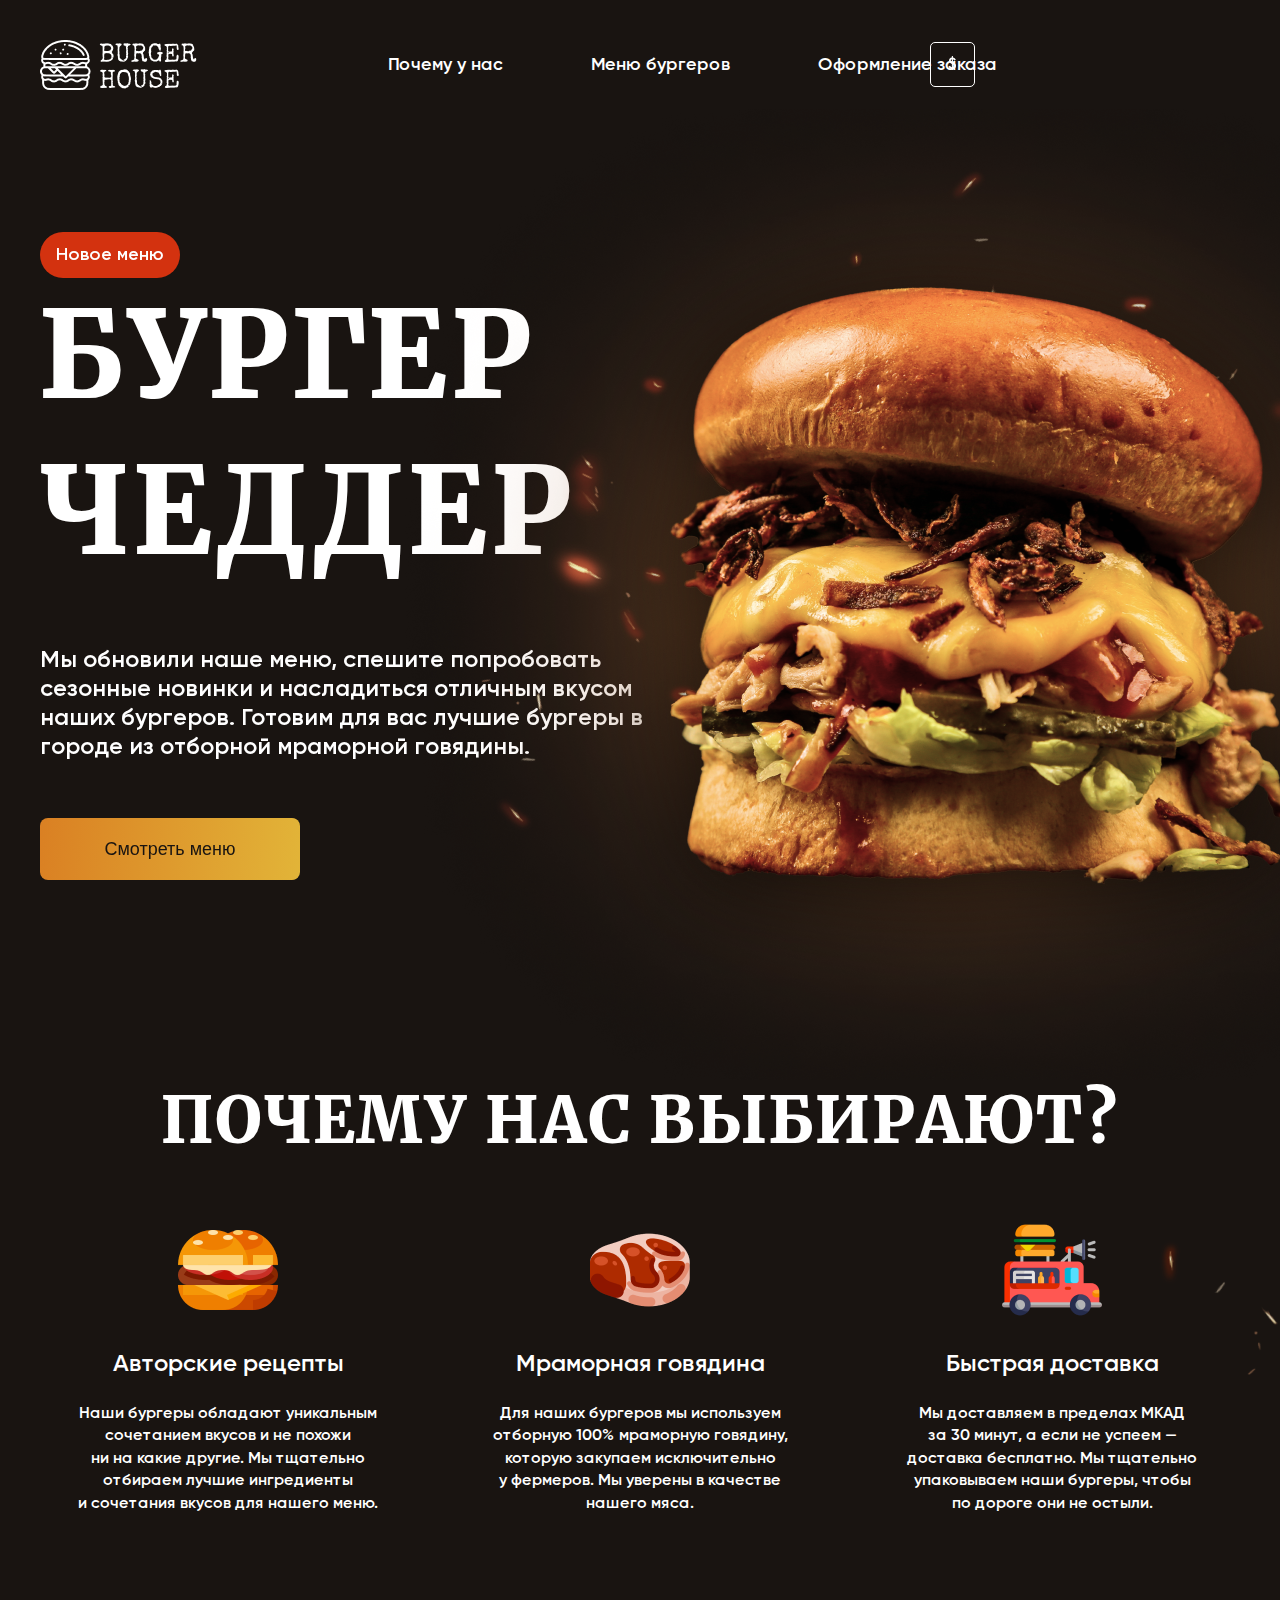
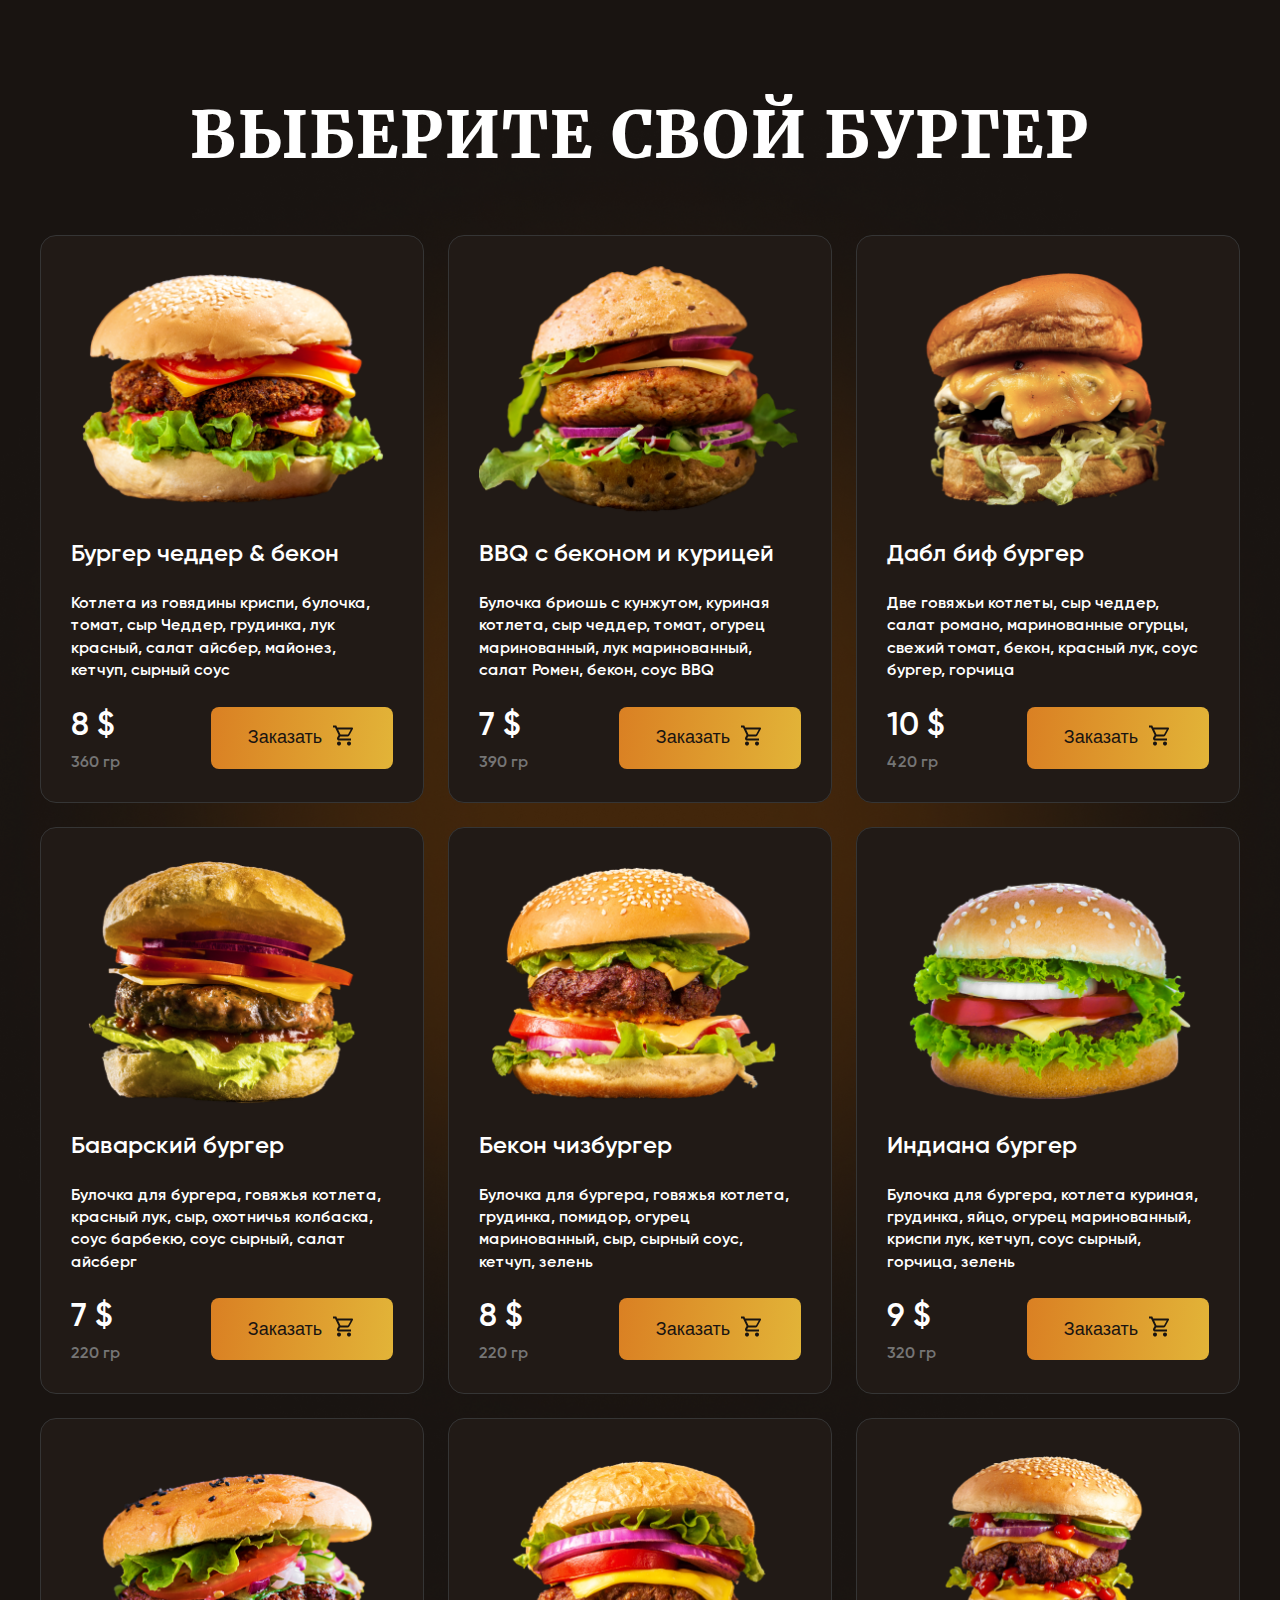
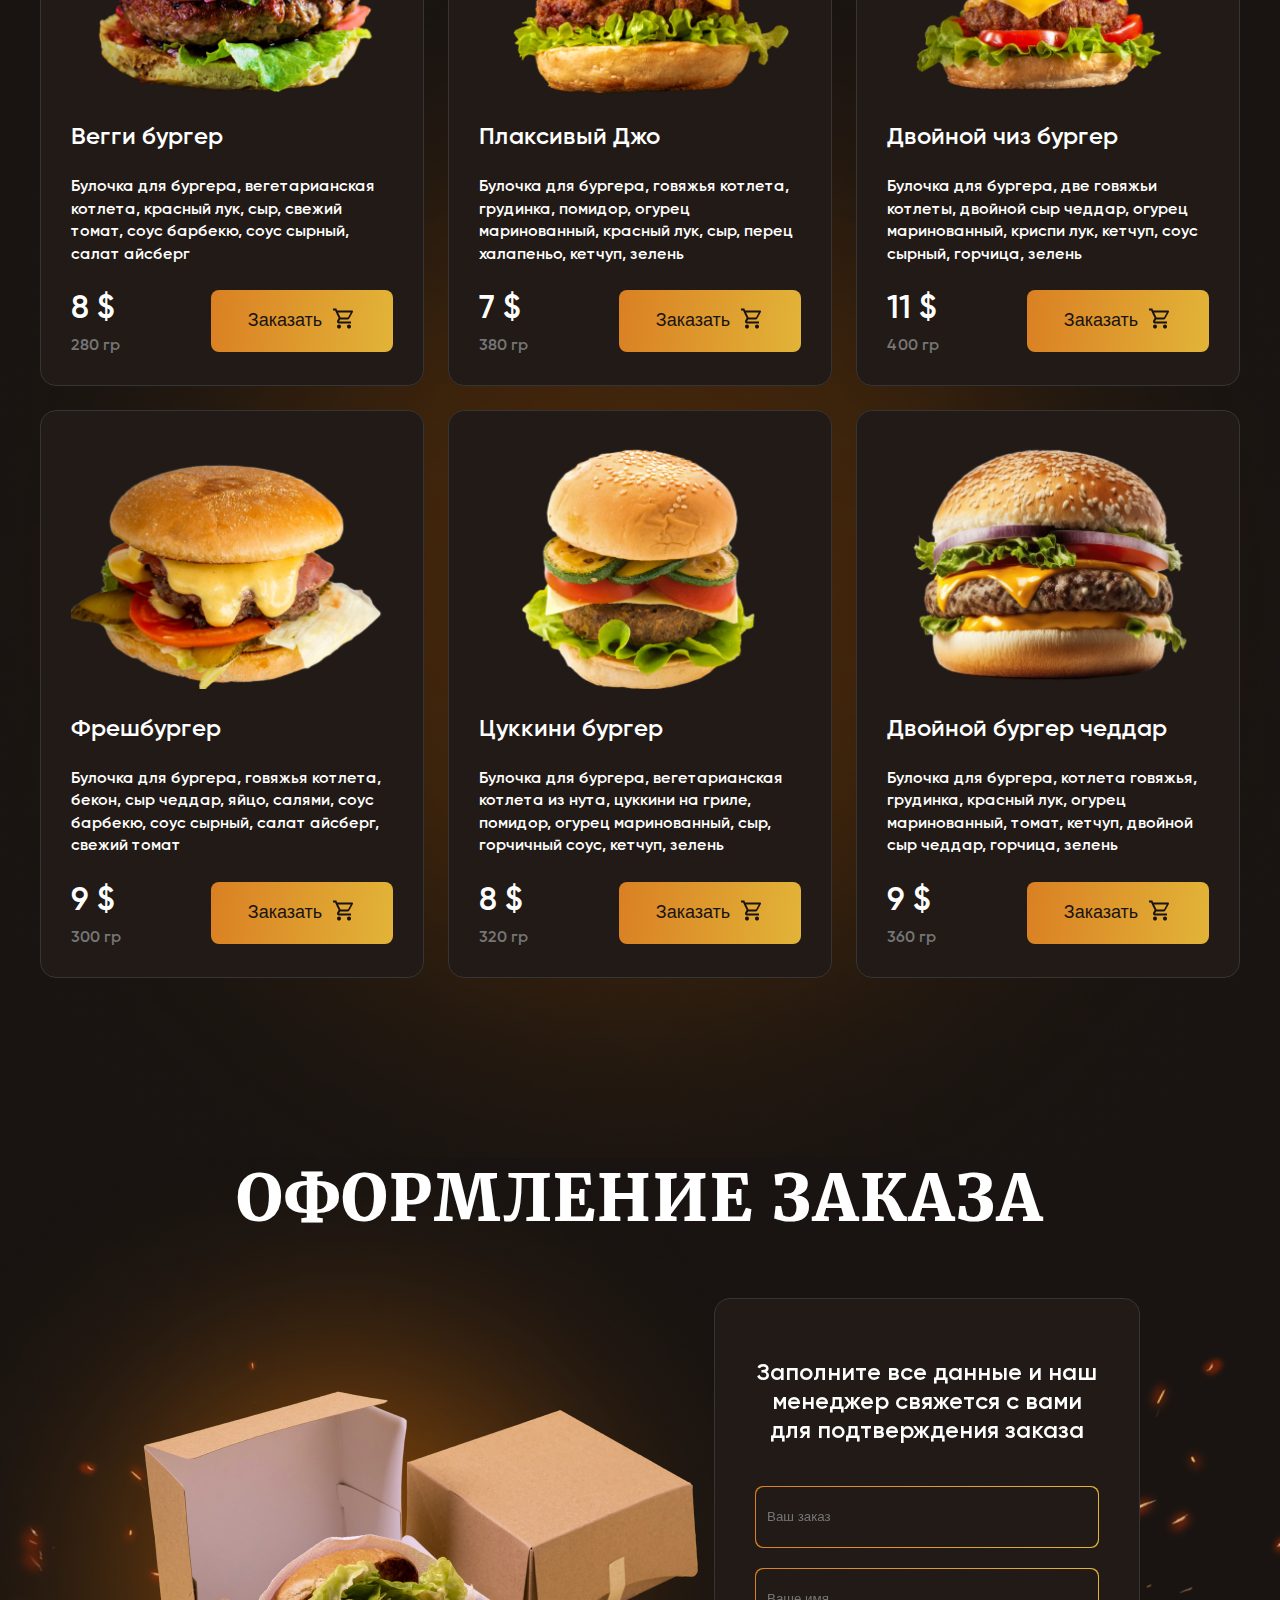
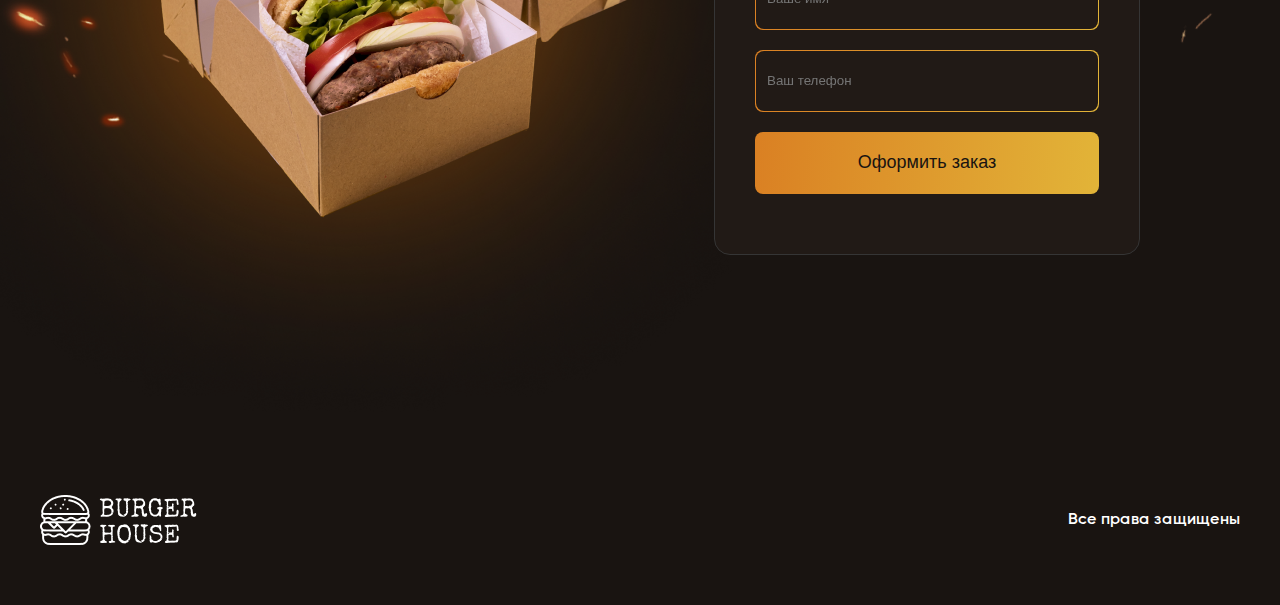
<file: burgers-landing/index.html>
<!DOCTYPE html>
<html lang="ru">
<head>
    <meta charset="UTF-8">
    <title>БУРГЕР ЧЕДДЕР</title>
    <link rel="stylesheet" href="styles/style.css">
</head>
<body>

<section class="main">

    <header class="header">
        <div class="container">
            <div class="logo">
                <img src="images/LOGO.png" alt="Logo">
            </div>
            <nav class="menu">
                <ul class="menu-list">
                    <li class="menu-item">
                        <a data-link="why">Почему у нас</a>
                    </li>
                    <li class="menu-item">
                        <a data-link="products">Меню бургеров</a>
                    </li>
                    <li class="menu-item">
                        <a data-link="order">Оформление заказа</a>
                    </li>
                </ul>
            </nav>
            <div class="currency" title="Изменить валюту" id="change-currency">$</div>
        </div>
    </header>

    <section class="main-content">
        <div class="container">
            <div class="main-info">
                <span class="main-small-info">Новое меню</span>
                <h1 class="main-title">бургер чеддер</h1>
                <p class="main-text">
                    Мы обновили наше меню, спешите попробовать сезонные новинки и насладиться отличным вкусом наших
                    бургеров. Готовим для вас лучшие бургеры в городе из отборной мраморной говядины.
                </p>
                <div class="main-action">
                    <button class="button" id="main-action-button">Смотреть меню</button>
                </div>
            </div>
            <img src="images/main_burger.png" alt="Big burger" class="main-image">
        </div>
    </section>

</section>

<section class="why" id="why">
    <div class="container">
        <div class="why-title common-title">почему нас выбирают?</div>
        <div class="why-items">
            <div class="why-item">
                <img src="images/burger.png" alt="burger" class="why-item-image">
                <div class="why-item-title">Авторские рецепты</div>
                <div class="why-item-text">
                    Наши бургеры обладают уникальным сочетанием вкусов и не похожи ни на какие другие. Мы тщательно
                    отбираем лучшие ингредиенты и сочетания вкусов для нашего меню.
                </div>
            </div>
            <div class="why-item">
                <img src="images/meat.png" alt="meat" class="why-item-image">
                <div class="why-item-title">Мраморная говядина</div>
                <div class="why-item-text">
                    Для наших бургеров мы используем отборную 100% мраморную говядину, которую закупаем
                    исключительно у фермеров. Мы уверены в качестве нашего мяса.
                </div>
            </div>
            <div class="why-item">
                <img src="images/food truck.png" alt="food truck" class="why-item-image">
                <div class="why-item-title">Быстрая доставка</div>
                <div class="why-item-text">
                    Мы доставляем в пределах МКАД за 30 минут, а если не успеем — доставка бесплатно. Мы тщательно
                    упаковываем наши бургеры, чтобы по дороге они не остыли.
                </div>
            </div>
        </div>
    </div>
</section>

<section class="products" id="products">
    <div class="container">
        <div class="products-title common-title">выберите свой бургер</div>
        <div class="products-items">
            <div class="products-item">
                <div class="products-item-image">
                    <img src="images/products-burger/1.png" alt="burger 1">
                </div>
                <div class="products-item-title">Бургер чеддер & бекон</div>
                <div class="products-item-text">
                    Котлета из говядины криспи, булочка, томат, сыр Чеддер, грудинка, лук красный, салат айсбер,
                    майонез, кетчуп, сырный соус
                </div>
                <div class="products-item-extra">
                    <div class="products-item-info">
                        <div class="products-item-price" data-base-price="8">8 $</div>
                        <div class="products-item-weight">360 гр</div>
                    </div>
                    <div class="products-item-action">
                        <button class="button product-button">
                            <span>Заказать</span>
                            <span>
                                <svg width="24" height="25" viewBox="0 0 24 25" fill="none"
                                     xmlns="http://www.w3.org/2000/svg">
                                <path d="M17 18.5C17.5304 18.5 18.0391 18.7107 18.4142 19.0858C18.7893 19.4609 19 19.9696 19 20.5C19 21.0304 18.7893 21.5391 18.4142 21.9142C18.0391 22.2893 17.5304 22.5 17 22.5C16.4696 22.5 15.9609 22.2893 15.5858 21.9142C15.2107 21.5391 15 21.0304 15 20.5C15 19.39 15.89 18.5 17 18.5ZM1 2.5H4.27L5.21 4.5H20C20.2652 4.5 20.5196 4.60536 20.7071 4.79289C20.8946 4.98043 21 5.23478 21 5.5C21 5.67 20.95 5.84 20.88 6L17.3 12.47C16.96 13.08 16.3 13.5 15.55 13.5H8.1L7.2 15.13L7.17 15.25C7.17 15.3163 7.19634 15.3799 7.24322 15.4268C7.29011 15.4737 7.3537 15.5 7.42 15.5H19V17.5H7C6.46957 17.5 5.96086 17.2893 5.58579 16.9142C5.21071 16.5391 5 16.0304 5 15.5C5 15.15 5.09 14.82 5.24 14.54L6.6 12.09L3 4.5H1V2.5ZM7 18.5C7.53043 18.5 8.03914 18.7107 8.41421 19.0858C8.78929 19.4609 9 19.9696 9 20.5C9 21.0304 8.78929 21.5391 8.41421 21.9142C8.03914 22.2893 7.53043 22.5 7 22.5C6.46957 22.5 5.96086 22.2893 5.58579 21.9142C5.21071 21.5391 5 21.0304 5 20.5C5 19.39 5.89 18.5 7 18.5ZM16 11.5L18.78 6.5H6.14L8.5 11.5H16Z"
                                      fill="#191411"/>
                                </svg>
                            </span>
                        </button>
                    </div>
                </div>
            </div>
            <div class="products-item">
                <div class="products-item-image">
                    <img src="images/products-burger/2.png" alt="burger 2">
                </div>
                <div class="products-item-title">BBQ с беконом и курицей</div>
                <div class="products-item-text">
                    Булочка бриошь с кунжутом, куриная котлета, сыр чеддер, томат, огурец маринованный, лук
                    маринованный, салат Ромен, бекон, соус BBQ
                </div>
                <div class="products-item-extra">
                    <div class="products-item-info">
                        <div class="products-item-price" data-base-price="7">7 $</div>
                        <div class="products-item-weight">390 гр</div>
                    </div>
                    <div class="products-item-action">
                        <button class="button product-button">
                            <span>Заказать</span>
                            <span>
                                <svg width="24" height="25" viewBox="0 0 24 25" fill="none"
                                     xmlns="http://www.w3.org/2000/svg">
                                <path d="M17 18.5C17.5304 18.5 18.0391 18.7107 18.4142 19.0858C18.7893 19.4609 19 19.9696 19 20.5C19 21.0304 18.7893 21.5391 18.4142 21.9142C18.0391 22.2893 17.5304 22.5 17 22.5C16.4696 22.5 15.9609 22.2893 15.5858 21.9142C15.2107 21.5391 15 21.0304 15 20.5C15 19.39 15.89 18.5 17 18.5ZM1 2.5H4.27L5.21 4.5H20C20.2652 4.5 20.5196 4.60536 20.7071 4.79289C20.8946 4.98043 21 5.23478 21 5.5C21 5.67 20.95 5.84 20.88 6L17.3 12.47C16.96 13.08 16.3 13.5 15.55 13.5H8.1L7.2 15.13L7.17 15.25C7.17 15.3163 7.19634 15.3799 7.24322 15.4268C7.29011 15.4737 7.3537 15.5 7.42 15.5H19V17.5H7C6.46957 17.5 5.96086 17.2893 5.58579 16.9142C5.21071 16.5391 5 16.0304 5 15.5C5 15.15 5.09 14.82 5.24 14.54L6.6 12.09L3 4.5H1V2.5ZM7 18.5C7.53043 18.5 8.03914 18.7107 8.41421 19.0858C8.78929 19.4609 9 19.9696 9 20.5C9 21.0304 8.78929 21.5391 8.41421 21.9142C8.03914 22.2893 7.53043 22.5 7 22.5C6.46957 22.5 5.96086 22.2893 5.58579 21.9142C5.21071 21.5391 5 21.0304 5 20.5C5 19.39 5.89 18.5 7 18.5ZM16 11.5L18.78 6.5H6.14L8.5 11.5H16Z"
                                      fill="#191411"/>
                                </svg>
                            </span>
                        </button>
                    </div>
                </div>
            </div>
            <div class="products-item">
                <div class="products-item-image">
                    <img src="images/products-burger/3.png" alt="burger 3">
                </div>
                <div class="products-item-title">Дабл биф бургер</div>
                <div class="products-item-text">
                    Две говяжьи котлеты, сыр чеддер, салат романо, маринованные огурцы, свежий томат, бекон, красный
                    лук, соус бургер, горчица
                </div>
                <div class="products-item-extra">
                    <div class="products-item-info">
                        <div class="products-item-price" data-base-price="10">10 $</div>
                        <div class="products-item-weight">420 гр</div>
                    </div>
                    <div class="products-item-action">
                        <button class="button product-button">
                            <span>Заказать</span>
                            <span>
                                <svg width="24" height="25" viewBox="0 0 24 25" fill="none"
                                     xmlns="http://www.w3.org/2000/svg">
                                <path d="M17 18.5C17.5304 18.5 18.0391 18.7107 18.4142 19.0858C18.7893 19.4609 19 19.9696 19 20.5C19 21.0304 18.7893 21.5391 18.4142 21.9142C18.0391 22.2893 17.5304 22.5 17 22.5C16.4696 22.5 15.9609 22.2893 15.5858 21.9142C15.2107 21.5391 15 21.0304 15 20.5C15 19.39 15.89 18.5 17 18.5ZM1 2.5H4.27L5.21 4.5H20C20.2652 4.5 20.5196 4.60536 20.7071 4.79289C20.8946 4.98043 21 5.23478 21 5.5C21 5.67 20.95 5.84 20.88 6L17.3 12.47C16.96 13.08 16.3 13.5 15.55 13.5H8.1L7.2 15.13L7.17 15.25C7.17 15.3163 7.19634 15.3799 7.24322 15.4268C7.29011 15.4737 7.3537 15.5 7.42 15.5H19V17.5H7C6.46957 17.5 5.96086 17.2893 5.58579 16.9142C5.21071 16.5391 5 16.0304 5 15.5C5 15.15 5.09 14.82 5.24 14.54L6.6 12.09L3 4.5H1V2.5ZM7 18.5C7.53043 18.5 8.03914 18.7107 8.41421 19.0858C8.78929 19.4609 9 19.9696 9 20.5C9 21.0304 8.78929 21.5391 8.41421 21.9142C8.03914 22.2893 7.53043 22.5 7 22.5C6.46957 22.5 5.96086 22.2893 5.58579 21.9142C5.21071 21.5391 5 21.0304 5 20.5C5 19.39 5.89 18.5 7 18.5ZM16 11.5L18.78 6.5H6.14L8.5 11.5H16Z"
                                      fill="#191411"/>
                                </svg>
                            </span>
                        </button>
                    </div>
                </div>
            </div>
            <div class="products-item">
                <div class="products-item-image">
                    <img src="images/products-burger/4.png" alt="burger 4">
                </div>
                <div class="products-item-title">Баварский бургер</div>
                <div class="products-item-text">
                    Булочка для бургера, говяжья котлета, красный лук, сыр, охотничья колбаска, соус барбекю, соус
                    сырный, салат айсберг
                </div>
                <div class="products-item-extra">
                    <div class="products-item-info">
                        <div class="products-item-price" data-base-price="7">7 $</div>
                        <div class="products-item-weight">220 гр</div>
                    </div>
                    <div class="products-item-action">
                        <button class="button product-button">
                            <span>Заказать</span>
                            <span>
                                <svg width="24" height="25" viewBox="0 0 24 25" fill="none"
                                     xmlns="http://www.w3.org/2000/svg">
                                <path d="M17 18.5C17.5304 18.5 18.0391 18.7107 18.4142 19.0858C18.7893 19.4609 19 19.9696 19 20.5C19 21.0304 18.7893 21.5391 18.4142 21.9142C18.0391 22.2893 17.5304 22.5 17 22.5C16.4696 22.5 15.9609 22.2893 15.5858 21.9142C15.2107 21.5391 15 21.0304 15 20.5C15 19.39 15.89 18.5 17 18.5ZM1 2.5H4.27L5.21 4.5H20C20.2652 4.5 20.5196 4.60536 20.7071 4.79289C20.8946 4.98043 21 5.23478 21 5.5C21 5.67 20.95 5.84 20.88 6L17.3 12.47C16.96 13.08 16.3 13.5 15.55 13.5H8.1L7.2 15.13L7.17 15.25C7.17 15.3163 7.19634 15.3799 7.24322 15.4268C7.29011 15.4737 7.3537 15.5 7.42 15.5H19V17.5H7C6.46957 17.5 5.96086 17.2893 5.58579 16.9142C5.21071 16.5391 5 16.0304 5 15.5C5 15.15 5.09 14.82 5.24 14.54L6.6 12.09L3 4.5H1V2.5ZM7 18.5C7.53043 18.5 8.03914 18.7107 8.41421 19.0858C8.78929 19.4609 9 19.9696 9 20.5C9 21.0304 8.78929 21.5391 8.41421 21.9142C8.03914 22.2893 7.53043 22.5 7 22.5C6.46957 22.5 5.96086 22.2893 5.58579 21.9142C5.21071 21.5391 5 21.0304 5 20.5C5 19.39 5.89 18.5 7 18.5ZM16 11.5L18.78 6.5H6.14L8.5 11.5H16Z"
                                      fill="#191411"/>
                                </svg>
                            </span>
                        </button>
                    </div>
                </div>
            </div>
            <div class="products-item">
                <div class="products-item-image">
                    <img src="images/products-burger/5.png" alt="burger 5">
                </div>
                <div class="products-item-title">Бекон чизбургер</div>
                <div class="products-item-text">
                    Булочка для бургера, говяжья котлета, грудинка, помидор, огурец маринованный, сыр, сырный соус,
                    кетчуп, зелень
                </div>
                <div class="products-item-extra">
                    <div class="products-item-info">
                        <div class="products-item-price" data-base-price="8">8 $</div>
                        <div class="products-item-weight">220 гр</div>
                    </div>
                    <div class="products-item-action">
                        <button class="button product-button">
                            <span>Заказать</span>
                            <span>
                                <svg width="24" height="25" viewBox="0 0 24 25" fill="none"
                                     xmlns="http://www.w3.org/2000/svg">
                                <path d="M17 18.5C17.5304 18.5 18.0391 18.7107 18.4142 19.0858C18.7893 19.4609 19 19.9696 19 20.5C19 21.0304 18.7893 21.5391 18.4142 21.9142C18.0391 22.2893 17.5304 22.5 17 22.5C16.4696 22.5 15.9609 22.2893 15.5858 21.9142C15.2107 21.5391 15 21.0304 15 20.5C15 19.39 15.89 18.5 17 18.5ZM1 2.5H4.27L5.21 4.5H20C20.2652 4.5 20.5196 4.60536 20.7071 4.79289C20.8946 4.98043 21 5.23478 21 5.5C21 5.67 20.95 5.84 20.88 6L17.3 12.47C16.96 13.08 16.3 13.5 15.55 13.5H8.1L7.2 15.13L7.17 15.25C7.17 15.3163 7.19634 15.3799 7.24322 15.4268C7.29011 15.4737 7.3537 15.5 7.42 15.5H19V17.5H7C6.46957 17.5 5.96086 17.2893 5.58579 16.9142C5.21071 16.5391 5 16.0304 5 15.5C5 15.15 5.09 14.82 5.24 14.54L6.6 12.09L3 4.5H1V2.5ZM7 18.5C7.53043 18.5 8.03914 18.7107 8.41421 19.0858C8.78929 19.4609 9 19.9696 9 20.5C9 21.0304 8.78929 21.5391 8.41421 21.9142C8.03914 22.2893 7.53043 22.5 7 22.5C6.46957 22.5 5.96086 22.2893 5.58579 21.9142C5.21071 21.5391 5 21.0304 5 20.5C5 19.39 5.89 18.5 7 18.5ZM16 11.5L18.78 6.5H6.14L8.5 11.5H16Z"
                                      fill="#191411"/>
                                </svg>
                            </span>
                        </button>
                    </div>
                </div>
            </div>
            <div class="products-item">
                <div class="products-item-image">
                    <img src="images/products-burger/6.png" alt="burger 6">
                </div>
                <div class="products-item-title">Индиана бургер</div>
                <div class="products-item-text">
                    Булочка для бургера, котлета куриная, грудинка, яйцо, огурец маринованный, криспи лук, кетчуп, соус
                    сырный, горчица, зелень
                </div>
                <div class="products-item-extra">
                    <div class="products-item-info">
                        <div class="products-item-price"  data-base-price="9">9 $</div>
                        <div class="products-item-weight">320 гр</div>
                    </div>
                    <div class="products-item-action">
                        <button class="button product-button">
                            <span>Заказать</span>
                            <span>
                                <svg width="24" height="25" viewBox="0 0 24 25" fill="none"
                                     xmlns="http://www.w3.org/2000/svg">
                                <path d="M17 18.5C17.5304 18.5 18.0391 18.7107 18.4142 19.0858C18.7893 19.4609 19 19.9696 19 20.5C19 21.0304 18.7893 21.5391 18.4142 21.9142C18.0391 22.2893 17.5304 22.5 17 22.5C16.4696 22.5 15.9609 22.2893 15.5858 21.9142C15.2107 21.5391 15 21.0304 15 20.5C15 19.39 15.89 18.5 17 18.5ZM1 2.5H4.27L5.21 4.5H20C20.2652 4.5 20.5196 4.60536 20.7071 4.79289C20.8946 4.98043 21 5.23478 21 5.5C21 5.67 20.95 5.84 20.88 6L17.3 12.47C16.96 13.08 16.3 13.5 15.55 13.5H8.1L7.2 15.13L7.17 15.25C7.17 15.3163 7.19634 15.3799 7.24322 15.4268C7.29011 15.4737 7.3537 15.5 7.42 15.5H19V17.5H7C6.46957 17.5 5.96086 17.2893 5.58579 16.9142C5.21071 16.5391 5 16.0304 5 15.5C5 15.15 5.09 14.82 5.24 14.54L6.6 12.09L3 4.5H1V2.5ZM7 18.5C7.53043 18.5 8.03914 18.7107 8.41421 19.0858C8.78929 19.4609 9 19.9696 9 20.5C9 21.0304 8.78929 21.5391 8.41421 21.9142C8.03914 22.2893 7.53043 22.5 7 22.5C6.46957 22.5 5.96086 22.2893 5.58579 21.9142C5.21071 21.5391 5 21.0304 5 20.5C5 19.39 5.89 18.5 7 18.5ZM16 11.5L18.78 6.5H6.14L8.5 11.5H16Z"
                                      fill="#191411"/>
                                </svg>
                            </span>
                        </button>
                    </div>
                </div>
            </div>
            <div class="products-item">
                <div class="products-item-image">
                    <img src="images/products-burger/7.png" alt="burger 7">
                </div>
                <div class="products-item-title">Вегги бургер</div>
                <div class="products-item-text">
                    Булочка для бургера, вегетарианская котлета, красный лук, сыр, свежий томат, соус барбекю, соус
                    сырный, салат айсберг
                </div>
                <div class="products-item-extra">
                    <div class="products-item-info">
                        <div class="products-item-price" data-base-price="8">8 $</div>
                        <div class="products-item-weight">280 гр</div>
                    </div>
                    <div class="products-item-action">
                        <button class="button product-button">
                            <span>Заказать</span>
                            <span>
                                <svg width="24" height="25" viewBox="0 0 24 25" fill="none"
                                     xmlns="http://www.w3.org/2000/svg">
                                <path d="M17 18.5C17.5304 18.5 18.0391 18.7107 18.4142 19.0858C18.7893 19.4609 19 19.9696 19 20.5C19 21.0304 18.7893 21.5391 18.4142 21.9142C18.0391 22.2893 17.5304 22.5 17 22.5C16.4696 22.5 15.9609 22.2893 15.5858 21.9142C15.2107 21.5391 15 21.0304 15 20.5C15 19.39 15.89 18.5 17 18.5ZM1 2.5H4.27L5.21 4.5H20C20.2652 4.5 20.5196 4.60536 20.7071 4.79289C20.8946 4.98043 21 5.23478 21 5.5C21 5.67 20.95 5.84 20.88 6L17.3 12.47C16.96 13.08 16.3 13.5 15.55 13.5H8.1L7.2 15.13L7.17 15.25C7.17 15.3163 7.19634 15.3799 7.24322 15.4268C7.29011 15.4737 7.3537 15.5 7.42 15.5H19V17.5H7C6.46957 17.5 5.96086 17.2893 5.58579 16.9142C5.21071 16.5391 5 16.0304 5 15.5C5 15.15 5.09 14.82 5.24 14.54L6.6 12.09L3 4.5H1V2.5ZM7 18.5C7.53043 18.5 8.03914 18.7107 8.41421 19.0858C8.78929 19.4609 9 19.9696 9 20.5C9 21.0304 8.78929 21.5391 8.41421 21.9142C8.03914 22.2893 7.53043 22.5 7 22.5C6.46957 22.5 5.96086 22.2893 5.58579 21.9142C5.21071 21.5391 5 21.0304 5 20.5C5 19.39 5.89 18.5 7 18.5ZM16 11.5L18.78 6.5H6.14L8.5 11.5H16Z"
                                      fill="#191411"/>
                                </svg>
                            </span>
                        </button>
                    </div>
                </div>
            </div>
            <div class="products-item">
                <div class="products-item-image">
                    <img src="images/products-burger/8.png" alt="burger 8">
                </div>
                <div class="products-item-title">Плаксивый Джо</div>
                <div class="products-item-text">
                    Булочка для бургера, говяжья котлета, грудинка, помидор, огурец маринованный, красный лук, сыр,
                    перец халапеньо, кетчуп, зелень
                </div>
                <div class="products-item-extra">
                    <div class="products-item-info">
                        <div class="products-item-price" data-base-price="7">7 $</div>
                        <div class="products-item-weight">380 гр</div>
                    </div>
                    <div class="products-item-action">
                        <button class="button product-button">
                            <span>Заказать</span>
                            <span>
                                <svg width="24" height="25" viewBox="0 0 24 25" fill="none"
                                     xmlns="http://www.w3.org/2000/svg">
                                <path d="M17 18.5C17.5304 18.5 18.0391 18.7107 18.4142 19.0858C18.7893 19.4609 19 19.9696 19 20.5C19 21.0304 18.7893 21.5391 18.4142 21.9142C18.0391 22.2893 17.5304 22.5 17 22.5C16.4696 22.5 15.9609 22.2893 15.5858 21.9142C15.2107 21.5391 15 21.0304 15 20.5C15 19.39 15.89 18.5 17 18.5ZM1 2.5H4.27L5.21 4.5H20C20.2652 4.5 20.5196 4.60536 20.7071 4.79289C20.8946 4.98043 21 5.23478 21 5.5C21 5.67 20.95 5.84 20.88 6L17.3 12.47C16.96 13.08 16.3 13.5 15.55 13.5H8.1L7.2 15.13L7.17 15.25C7.17 15.3163 7.19634 15.3799 7.24322 15.4268C7.29011 15.4737 7.3537 15.5 7.42 15.5H19V17.5H7C6.46957 17.5 5.96086 17.2893 5.58579 16.9142C5.21071 16.5391 5 16.0304 5 15.5C5 15.15 5.09 14.82 5.24 14.54L6.6 12.09L3 4.5H1V2.5ZM7 18.5C7.53043 18.5 8.03914 18.7107 8.41421 19.0858C8.78929 19.4609 9 19.9696 9 20.5C9 21.0304 8.78929 21.5391 8.41421 21.9142C8.03914 22.2893 7.53043 22.5 7 22.5C6.46957 22.5 5.96086 22.2893 5.58579 21.9142C5.21071 21.5391 5 21.0304 5 20.5C5 19.39 5.89 18.5 7 18.5ZM16 11.5L18.78 6.5H6.14L8.5 11.5H16Z"
                                      fill="#191411"/>
                                </svg>
                            </span>
                        </button>
                    </div>
                </div>
            </div>
            <div class="products-item">
                <div class="products-item-image">
                    <img src="images/products-burger/9.png" alt="burger 9">
                </div>
                <div class="products-item-title">Двойной чиз бургер</div>
                <div class="products-item-text">
                    Булочка для бургера, две говяжьи котлеты, двойной сыр чеддар, огурец маринованный, криспи лук,
                    кетчуп, соус сырный, горчица, зелень
                </div>
                <div class="products-item-extra">
                    <div class="products-item-info">
                        <div class="products-item-price" data-base-price="11">11 $</div>
                        <div class="products-item-weight">400 гр</div>
                    </div>
                    <div class="products-item-action">
                        <button class="button product-button">
                            <span>Заказать</span>
                            <span>
                                <svg width="24" height="25" viewBox="0 0 24 25" fill="none"
                                     xmlns="http://www.w3.org/2000/svg">
                                <path d="M17 18.5C17.5304 18.5 18.0391 18.7107 18.4142 19.0858C18.7893 19.4609 19 19.9696 19 20.5C19 21.0304 18.7893 21.5391 18.4142 21.9142C18.0391 22.2893 17.5304 22.5 17 22.5C16.4696 22.5 15.9609 22.2893 15.5858 21.9142C15.2107 21.5391 15 21.0304 15 20.5C15 19.39 15.89 18.5 17 18.5ZM1 2.5H4.27L5.21 4.5H20C20.2652 4.5 20.5196 4.60536 20.7071 4.79289C20.8946 4.98043 21 5.23478 21 5.5C21 5.67 20.95 5.84 20.88 6L17.3 12.47C16.96 13.08 16.3 13.5 15.55 13.5H8.1L7.2 15.13L7.17 15.25C7.17 15.3163 7.19634 15.3799 7.24322 15.4268C7.29011 15.4737 7.3537 15.5 7.42 15.5H19V17.5H7C6.46957 17.5 5.96086 17.2893 5.58579 16.9142C5.21071 16.5391 5 16.0304 5 15.5C5 15.15 5.09 14.82 5.24 14.54L6.6 12.09L3 4.5H1V2.5ZM7 18.5C7.53043 18.5 8.03914 18.7107 8.41421 19.0858C8.78929 19.4609 9 19.9696 9 20.5C9 21.0304 8.78929 21.5391 8.41421 21.9142C8.03914 22.2893 7.53043 22.5 7 22.5C6.46957 22.5 5.96086 22.2893 5.58579 21.9142C5.21071 21.5391 5 21.0304 5 20.5C5 19.39 5.89 18.5 7 18.5ZM16 11.5L18.78 6.5H6.14L8.5 11.5H16Z"
                                      fill="#191411"/>
                                </svg>
                            </span>
                        </button>
                    </div>
                </div>
            </div>
            <div class="products-item">
                <div class="products-item-image">
                    <img src="images/products-burger/10.png" alt="burger 10">
                </div>
                <div class="products-item-title">Фрешбургер</div>
                <div class="products-item-text">
                    Булочка для бургера, говяжья котлета, бекон, сыр чеддар, яйцо, салями, соус барбекю, соус сырный,
                    салат айсберг, свежий томат
                </div>
                <div class="products-item-extra">
                    <div class="products-item-info">
                        <div class="products-item-price" data-base-price="9">9 $</div>
                        <div class="products-item-weight">300 гр</div>
                    </div>
                    <div class="products-item-action">
                        <button class="button product-button">
                            <span>Заказать</span>
                            <span>
                                <svg width="24" height="25" viewBox="0 0 24 25" fill="none"
                                     xmlns="http://www.w3.org/2000/svg">
                                <path d="M17 18.5C17.5304 18.5 18.0391 18.7107 18.4142 19.0858C18.7893 19.4609 19 19.9696 19 20.5C19 21.0304 18.7893 21.5391 18.4142 21.9142C18.0391 22.2893 17.5304 22.5 17 22.5C16.4696 22.5 15.9609 22.2893 15.5858 21.9142C15.2107 21.5391 15 21.0304 15 20.5C15 19.39 15.89 18.5 17 18.5ZM1 2.5H4.27L5.21 4.5H20C20.2652 4.5 20.5196 4.60536 20.7071 4.79289C20.8946 4.98043 21 5.23478 21 5.5C21 5.67 20.95 5.84 20.88 6L17.3 12.47C16.96 13.08 16.3 13.5 15.55 13.5H8.1L7.2 15.13L7.17 15.25C7.17 15.3163 7.19634 15.3799 7.24322 15.4268C7.29011 15.4737 7.3537 15.5 7.42 15.5H19V17.5H7C6.46957 17.5 5.96086 17.2893 5.58579 16.9142C5.21071 16.5391 5 16.0304 5 15.5C5 15.15 5.09 14.82 5.24 14.54L6.6 12.09L3 4.5H1V2.5ZM7 18.5C7.53043 18.5 8.03914 18.7107 8.41421 19.0858C8.78929 19.4609 9 19.9696 9 20.5C9 21.0304 8.78929 21.5391 8.41421 21.9142C8.03914 22.2893 7.53043 22.5 7 22.5C6.46957 22.5 5.96086 22.2893 5.58579 21.9142C5.21071 21.5391 5 21.0304 5 20.5C5 19.39 5.89 18.5 7 18.5ZM16 11.5L18.78 6.5H6.14L8.5 11.5H16Z"
                                      fill="#191411"/>
                                </svg>
                            </span>
                        </button>
                    </div>
                </div>
            </div>
            <div class="products-item">
                <div class="products-item-image">
                    <img src="images/products-burger/11.png" alt="burger 11">
                </div>
                <div class="products-item-title">Цуккини бургер</div>
                <div class="products-item-text">
                    Булочка для бургера, вегетарианская котлета из нута, цуккини на гриле, помидор, огурец маринованный,
                    сыр, горчичный соус, кетчуп, зелень
                </div>
                <div class="products-item-extra">
                    <div class="products-item-info">
                        <div class="products-item-price" data-base-price="8">8 $</div>
                        <div class="products-item-weight">320 гр</div>
                    </div>
                    <div class="products-item-action">
                        <button class="button product-button">
                            <span>Заказать</span>
                            <span>
                                <svg width="24" height="25" viewBox="0 0 24 25" fill="none"
                                     xmlns="http://www.w3.org/2000/svg">
                                <path d="M17 18.5C17.5304 18.5 18.0391 18.7107 18.4142 19.0858C18.7893 19.4609 19 19.9696 19 20.5C19 21.0304 18.7893 21.5391 18.4142 21.9142C18.0391 22.2893 17.5304 22.5 17 22.5C16.4696 22.5 15.9609 22.2893 15.5858 21.9142C15.2107 21.5391 15 21.0304 15 20.5C15 19.39 15.89 18.5 17 18.5ZM1 2.5H4.27L5.21 4.5H20C20.2652 4.5 20.5196 4.60536 20.7071 4.79289C20.8946 4.98043 21 5.23478 21 5.5C21 5.67 20.95 5.84 20.88 6L17.3 12.47C16.96 13.08 16.3 13.5 15.55 13.5H8.1L7.2 15.13L7.17 15.25C7.17 15.3163 7.19634 15.3799 7.24322 15.4268C7.29011 15.4737 7.3537 15.5 7.42 15.5H19V17.5H7C6.46957 17.5 5.96086 17.2893 5.58579 16.9142C5.21071 16.5391 5 16.0304 5 15.5C5 15.15 5.09 14.82 5.24 14.54L6.6 12.09L3 4.5H1V2.5ZM7 18.5C7.53043 18.5 8.03914 18.7107 8.41421 19.0858C8.78929 19.4609 9 19.9696 9 20.5C9 21.0304 8.78929 21.5391 8.41421 21.9142C8.03914 22.2893 7.53043 22.5 7 22.5C6.46957 22.5 5.96086 22.2893 5.58579 21.9142C5.21071 21.5391 5 21.0304 5 20.5C5 19.39 5.89 18.5 7 18.5ZM16 11.5L18.78 6.5H6.14L8.5 11.5H16Z"
                                      fill="#191411"/>
                                </svg>
                            </span>
                        </button>
                    </div>
                </div>
            </div>
            <div class="products-item">
                <div class="products-item-image">
                    <img src="images/products-burger/12.png" alt="burger 12">
                </div>
                <div class="products-item-title">Двойной бургер чеддар</div>
                <div class="products-item-text">
                    Булочка для бургера, котлета говяжья, грудинка, красный лук, огурец маринованный, томат, кетчуп,
                    двойной сыр чеддар, горчица, зелень
                </div>
                <div class="products-item-extra">
                    <div class="products-item-info">
                        <div class="products-item-price" data-base-price="9">9 $</div>
                        <div class="products-item-weight">360 гр</div>
                    </div>
                    <div class="products-item-action">
                        <button class="button product-button">
                            <span>Заказать</span>
                            <span>
                                <svg width="24" height="25" viewBox="0 0 24 25" fill="none"
                                     xmlns="http://www.w3.org/2000/svg">
                                <path d="M17 18.5C17.5304 18.5 18.0391 18.7107 18.4142 19.0858C18.7893 19.4609 19 19.9696 19 20.5C19 21.0304 18.7893 21.5391 18.4142 21.9142C18.0391 22.2893 17.5304 22.5 17 22.5C16.4696 22.5 15.9609 22.2893 15.5858 21.9142C15.2107 21.5391 15 21.0304 15 20.5C15 19.39 15.89 18.5 17 18.5ZM1 2.5H4.27L5.21 4.5H20C20.2652 4.5 20.5196 4.60536 20.7071 4.79289C20.8946 4.98043 21 5.23478 21 5.5C21 5.67 20.95 5.84 20.88 6L17.3 12.47C16.96 13.08 16.3 13.5 15.55 13.5H8.1L7.2 15.13L7.17 15.25C7.17 15.3163 7.19634 15.3799 7.24322 15.4268C7.29011 15.4737 7.3537 15.5 7.42 15.5H19V17.5H7C6.46957 17.5 5.96086 17.2893 5.58579 16.9142C5.21071 16.5391 5 16.0304 5 15.5C5 15.15 5.09 14.82 5.24 14.54L6.6 12.09L3 4.5H1V2.5ZM7 18.5C7.53043 18.5 8.03914 18.7107 8.41421 19.0858C8.78929 19.4609 9 19.9696 9 20.5C9 21.0304 8.78929 21.5391 8.41421 21.9142C8.03914 22.2893 7.53043 22.5 7 22.5C6.46957 22.5 5.96086 22.2893 5.58579 21.9142C5.21071 21.5391 5 21.0304 5 20.5C5 19.39 5.89 18.5 7 18.5ZM16 11.5L18.78 6.5H6.14L8.5 11.5H16Z"
                                      fill="#191411"/>
                                </svg>
                            </span>
                        </button>
                    </div>
                </div>
            </div>
        </div>
    </div>
</section>

<section class="order" id="order">
    <div class="container">
        <div class="order-title common-title">оформление заказа</div>
        <img src="images/order_image.png" alt="Burger in the box" class="order-image">
        <div class="order-form">
            <div class="order-form-text">Заполните все данные и наш менеджер свяжется с вами для подтверждения заказа
            </div>
            <div class="order-form-inputs">
                <div class="order-form-input">
                    <input type="text" placeholder="Ваш заказ" id="burger">
                </div>
                <div class="order-form-input">
                    <input type="text" placeholder="Ваше имя" id="name">
                </div>
                <div class="order-form-input">
                    <input type="text" placeholder="Ваш телефон" id="phone">
                </div>
                <button class="button" id="order-action">Оформить заказ</button>
            </div>
        </div>
    </div>
</section>

<footer>
    <footer class="footer">
        <div class="container">
            <div class="logo">
                <img src="images/LOGO.png" alt="Logo">
            </div>
            <div class="rights">Все права защищены</div>
        </div>
    </footer>
</footer>

<script src="scripts/script.js"></script>

</body>
</html>
</file>
<file: burgers-landing/styles/style.css>
* {
    padding: 0;
    margin: 0;
}

@font-face {
    font-family: 'Gilroy';
    src: url("../fonts/Gilroy-Semibold.ttf");
}

@font-face {
    font-family: 'Merriweather';
    src: url("../fonts/Merriweather-Black.ttf");
}

body {
    background-color: #191411;
    font-family: 'Gilroy', sans-serif;
    color: white;
}

.container {
    max-width: 1200px;
    margin: 0 auto;
}

.button {
    background: linear-gradient(95.61deg, #DA8023 0%, #E2B438 100%);
    border-radius: 8px;
    width: 260px;
    height: 62px;
    box-sizing: border-box;
    padding: 20px;
    display: flex;
    justify-content: center;
    align-items: center;
    border: 0;
    cursor: pointer;
    outline: none;
    font-size: 18px;
    color: #191411;
}

.button:hover {
    background: linear-gradient(95.61deg, #ac6115 0%, #9e7a19 100%);
}

.common-title {
    font-family: 'Merriweather', sans-serif;
    font-size: 64px;
    line-height: 80px;
    text-align: center;
    letter-spacing: 0.03em;
    text-transform: uppercase;
}

.main {
    overflow: hidden;
    background-image: url("../images/main_bg.png");
    background-position: top center;
}

.header {
    padding: 40px 0;
}

.header .container {
    display: flex;
    align-items: center;
}

.logo img {
    vertical-align: bottom;
}

.menu {
    margin-left: 191px;
}

.menu-list {
    list-style: none;
    display: flex;
}

.menu-item {
    margin-right: 88px;
}

.menu-item a {
    font-size: 18px;
    color: #FFFFFF;
    text-decoration: none;
    cursor: pointer;
}

.menu-item a:hover {
    border-bottom: 2px solid white;
}

.currency {
    position: fixed;
    top: 42px;
    right: 305px;
    border: 1px solid #FFFFFF;
    border-radius: 5px;
    width: 45px;
    height: 45px;
    padding: 6px;
    box-sizing: border-box;
    text-align: center;
    cursor: pointer;
    line-height: 32px;
    margin-left: auto;
    user-select: none;
    transition: 0.7s;
}

.currency:hover {
    background: #FFF;
    color: #000;
}

.main-content {
    padding-top: 102px;
    padding-bottom: 200px;
}

.main-content .container {
    position: relative;
}

.main-content img {
    transition: 0.9s;
}

.main-content img:hover {
    transform: scale(1.04);
}

.main-info {
    max-width: 608px;
}

.main-small-info {
    background: #D3320F;
    border-radius: 100px;
    padding: 12px 16px;
    display: inline-block;
    font-size: 18px;
    transition: 0.7s;
}

.main-small-info:hover {
    transform: scale(1.2);
}

.main-title {
    font-family: 'Merriweather', sans-serif;
    font-size: 120px;
    line-height: 130%;
    letter-spacing: 0.03em;
    text-transform: uppercase;
    margin-bottom: 56px;
}

.main-text {
    font-size: 24px;
    line-height: 29px;
    margin-bottom: 56px;
}

.main-action {
    transition: 0.7s;
}

.main-action:hover {
    transform: scale(1.03);
}

.main-image {
    position: absolute;
    top: -123px;
    left: calc(100% - 991px);
}

.why {
    background-image: url("../images/whybg.png");
    background-position: top center;
    background-size: initial;
    padding-bottom: 180px;
}

.why-items {
    margin-top: 60px;
    display: grid;
    gap: 100px;
    grid-template-columns: repeat(3, 312px);
    justify-content: center;
}

.why-item {
    text-align: center;
}

.why-item-title {
    font-size: 24px;
    font-weight: 600;
    padding: 24px 0;
}

.why-item-text {
    font-size: 16px;
    line-height: 140%;
}

.why-item img {
    transition: 0.7s;
}

.why-item img:hover {
    transform: scale(1.55);
}

.products {
    background-image: url("../images/burgers_bg.png");
    background-position: top center;
    background-size: 1400px;
    padding-bottom: 180px;
}

.products img {
    transition: 0.6s;
}

.products img:hover {
    transform: scale(1.08);
}

.products-items {
    display: grid;
    grid-template-columns: repeat(3, 384px);
    gap: 24px;
    margin-top: 60px;
}

.products-item {
    padding: 30px;
    background: #211A16;
    border-radius: 16px;
    border: 1px solid #353535;
    transition: 0.8s;
}

.products-item:hover {
    background-color: rgba(58, 40, 1, 0.42);
    border-color: #DA8023;
}

.products-item-image {
    height: 250px;
}

.products-item-image img {
    max-width: 100%;
}

.products-item-title {
    font-size: 24px;
    line-height: normal;
    padding: 24px 0;
}

.products-item-text {
    font-size: 16px;
    line-height: 140%;
    margin-bottom: 24px;
}

.products-item-extra {
    display: flex;
    justify-content: space-between;
}

.products-item-price {
    font-size: 32px;
    line-height: 39px;
    margin-bottom: 8px;
}

.products-item-weight {
    color: #757575;
    font-size: 16px;
    line-height: 18px;
}

.button.product-button {
    display: flex;
    align-items: center;
    justify-content: center;
    width: 182px;
    height: 62px;
    transition: 0.6s;
}

.button.product-button span:first-child {
    margin-right: 10px;
}

.product-button:hover {
    transform: scale(1.1);
}

.order {
    background-image: url('../images/order_bg.png');
    background-position: top center;
    background-repeat: no-repeat;
    padding-bottom: 180px;
    overflow: hidden;
}

.order .container {
    position: relative;
}

.order-image {
    position: absolute;
    top: 0;
    right: calc(100% - 764px);
    z-index: -1;
}

.order-form {
    border-radius: 16px;
    border: 1px solid #353535;
    background: #211A16;
    margin-top: 60px;
    max-width: 426px;
    box-sizing: border-box;
    padding: 60px 40px;
    margin-left: 674px;
    transition: 0.9s;
}

.order-form:hover {
    border-color: #DA8023;
    background-color: rgba(58, 40, 1, 0.42);
}

.order-form-text {
    text-align: center;
    font-size: 24px;
    line-height: 29px;
}

.order-form-inputs {
    display: flex;
    flex-direction: column;
    margin-top: 40px;
}

.order-form-input {
    background: linear-gradient(95.61deg, #DA8023 0%, #E2B438 100%);
    width: 344px;
    height: 62px;
    border-radius: 8px;
    margin-bottom: 20px;
    display: flex;
    align-items: center;
    justify-content: center;
}

.order-form-input input {
    padding: 20px 10px;
    background: #211A16;
    border-radius: 8px;
    width: 342px;
    height: 60px;
    box-sizing: border-box;
    outline: none;
    border: 1px solid transparent;
    color: white;
}

.order-form-inputs .button {
    width: 344px;
    height: 62px;
    transition: 0.7s;
}

.order-form-inputs .button:hover {
    transform: scale(1.1);
}

.order-title {
    transition: 0.7s;
}

.order-title:hover {
    color: #ff0000;
}

.footer {
    padding: 60px 0;
}

.footer .container {
    display: flex;
    align-items: center;
    justify-content: space-between;
}

.rights {
    font-size: 16px;
    line-height: 20px;
}
</file>
